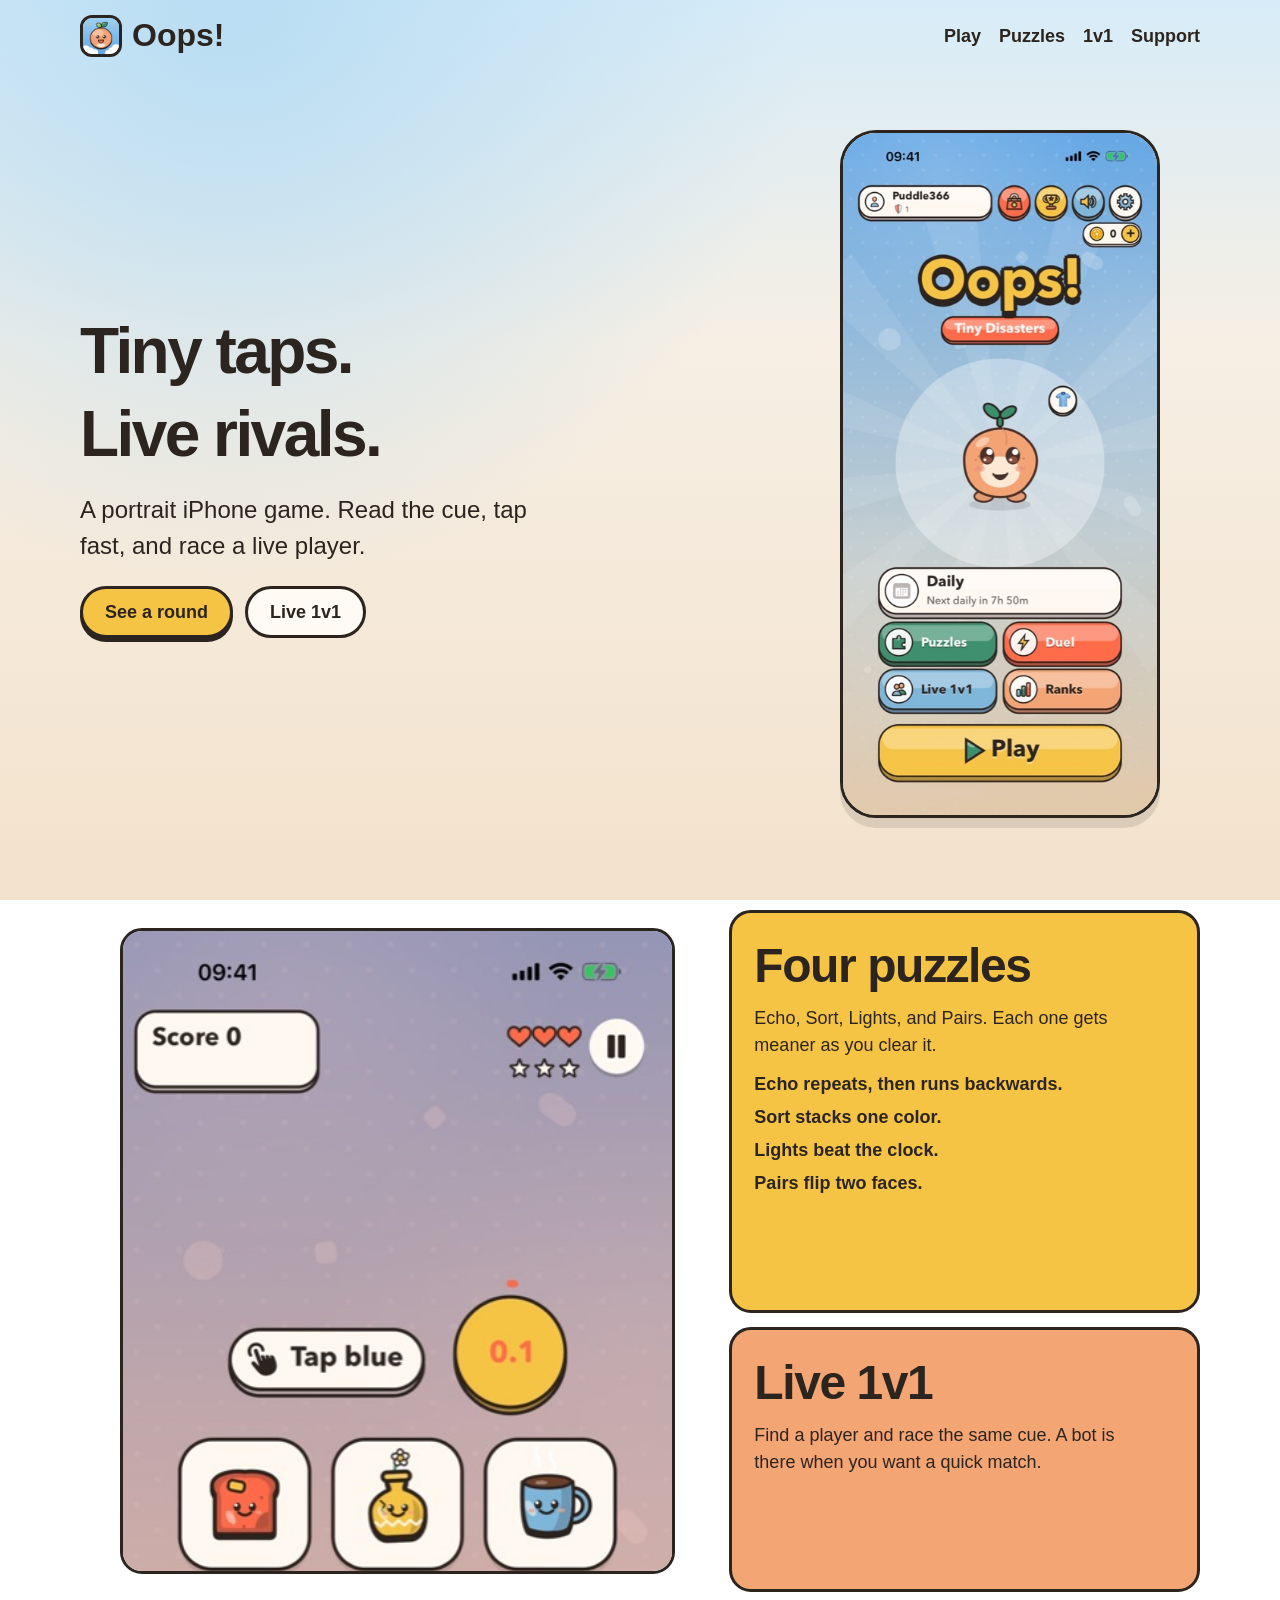
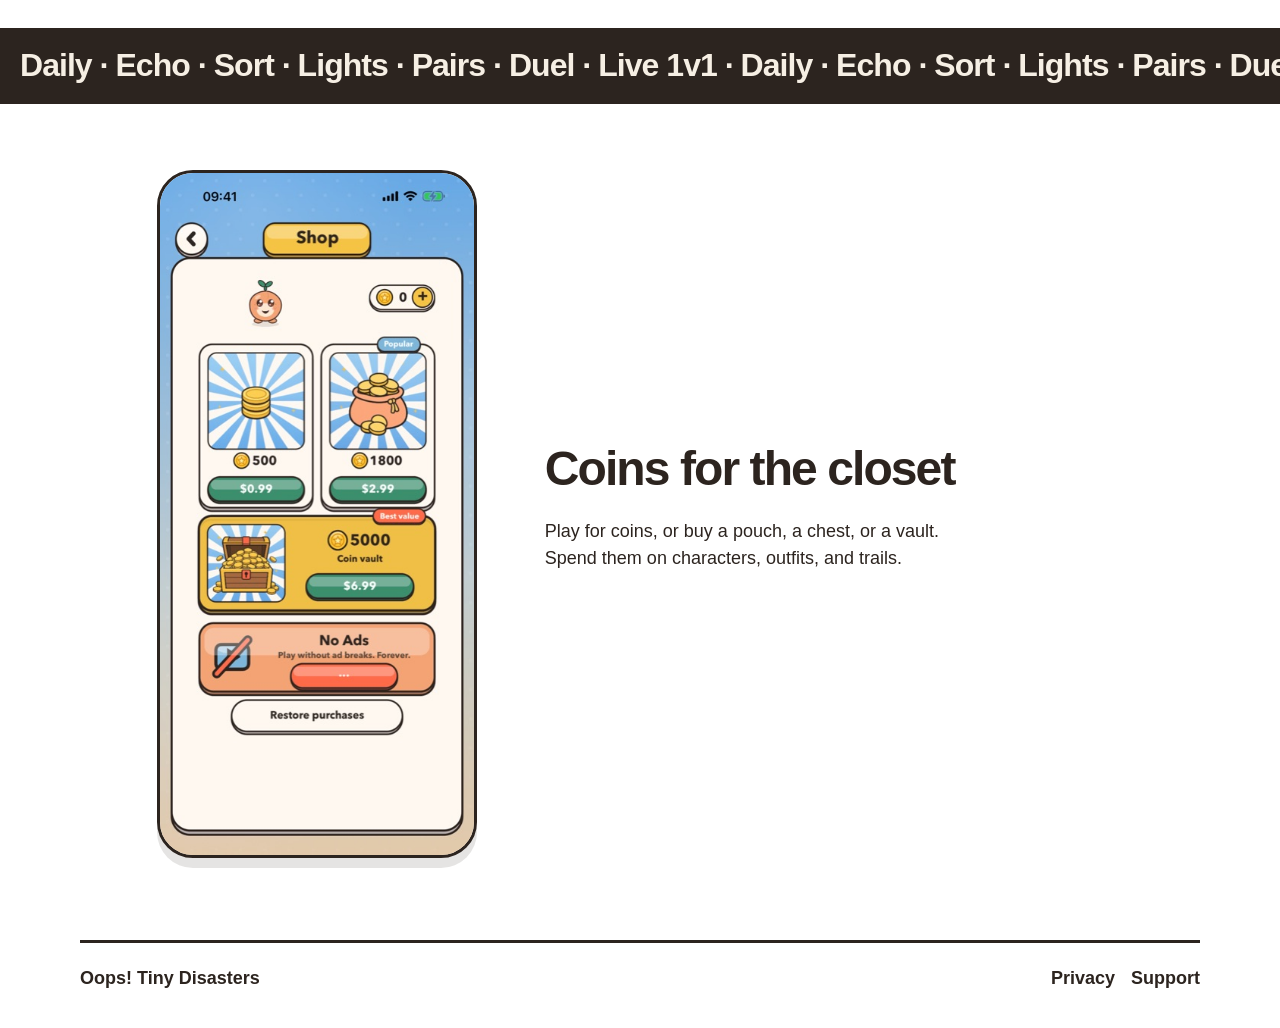
<file: index.html>
<!DOCTYPE html>
<html lang="en">
<head>
  <meta charset="utf-8">
  <meta name="viewport" content="width=device-width, initial-scale=1">
  <title>Oops! Tiny Disasters</title>
  <meta name="description" content="A portrait iPhone game. Read the cue, tap fast, and race a live player.">
  <link rel="icon" href="img/icon.png">
  <style>
    body { font-size: 18px; line-height: 1.5; color: #2c241f; }
    .brand { font-size: 32px; line-height: 1.3; }
    h1 { font-size: 64px; line-height: 1.3; }
    .hero p { font-size: 24px; line-height: 1.5; }
    h2 { font-size: 48px; line-height: 1.3; }
    .ribbon p { font-size: 32px; line-height: 1.3; }
  </style>
  <link rel="stylesheet" href="styles.css">
</head>
<body>
  <a class="skip" href="#play">Skip to the game</a>
  <header class="wrap nav">
    <a class="brand" href="/"><img src="img/icon.png" alt="" width="42" height="42"><span><b>Oops!</b></span></a>
    <button class="nav-toggle" type="button" aria-expanded="false">Menu</button>
    <nav class="nav-links" aria-label="Pages">
      <a href="#play">Play</a>
      <a href="#puzzles">Puzzles</a>
      <a href="#live">1v1</a>
      <a href="/support">Support</a>
    </nav>
  </header>

  <main>
    <section class="wrap hero">
      <div>
        <h1>Tiny taps.<br>Live rivals.</h1>
        <p>A portrait iPhone game. Read the cue, tap fast, and race a live player.</p>
        <div class="cta-row">
          <a class="btn" href="#play">See a round</a>
          <a class="btn ghost" href="#live">Live 1v1</a>
        </div>
      </div>
      <figure class="phone">
        <img src="img/menu.jpg" alt="The Oops! Tiny Disasters home screen, with Play, Daily, Puzzles, and Duel.">
      </figure>
    </section>

    <section class="wrap bento" id="play">
      <figure class="tile shot">
        <img src="img/play.jpg" alt="A round in progress, with the cue above the choices.">
      </figure>
      <article class="tile butter" id="puzzles">
        <h2>Four puzzles</h2>
        <p>Echo, Sort, Lights, and Pairs. Each one gets meaner as you clear it.</p>
        <ul>
          <li>Echo repeats, then runs backwards.</li>
          <li>Sort stacks one color.</li>
          <li>Lights beat the clock.</li>
          <li>Pairs flip two faces.</li>
        </ul>
      </article>
      <article class="tile peach" id="live">
        <h2>Live 1v1</h2>
        <p>Find a player and race the same cue. A bot is there when you want a quick match.</p>
      </article>
    </section>

    <div class="ribbon" aria-hidden="true">
      <p>Daily · Echo · Sort · Lights · Pairs · Duel · Live 1v1 · Daily · Echo · Sort · Lights · Pairs · Duel · Live 1v1</p>
    </div>

    <section class="wrap shop">
      <figure class="phone">
        <img src="img/shop.jpg" alt="The coin shop, with the 500, 1800, and 5000 coin packs.">
      </figure>
      <div>
        <h2>Coins for the closet</h2>
        <p>Play for coins, or buy a pouch, a chest, or a vault. Spend them on characters, outfits, and trails.</p>
      </div>
    </section>
  </main>

  <footer class="wrap foot">
    <span>Oops! Tiny Disasters</span>
    <nav aria-label="Legal">
      <a href="/privacy">Privacy</a>
      <a href="/support">Support</a>
    </nav>
  </footer>
  <script>
    const toggle = document.querySelector(".nav-toggle");
    const links = document.querySelector(".nav-links");
    toggle.addEventListener("click", () => {
      const open = links.classList.toggle("open");
      toggle.setAttribute("aria-expanded", open ? "true" : "false");
    });
  </script>
</body>
</html>
</file>
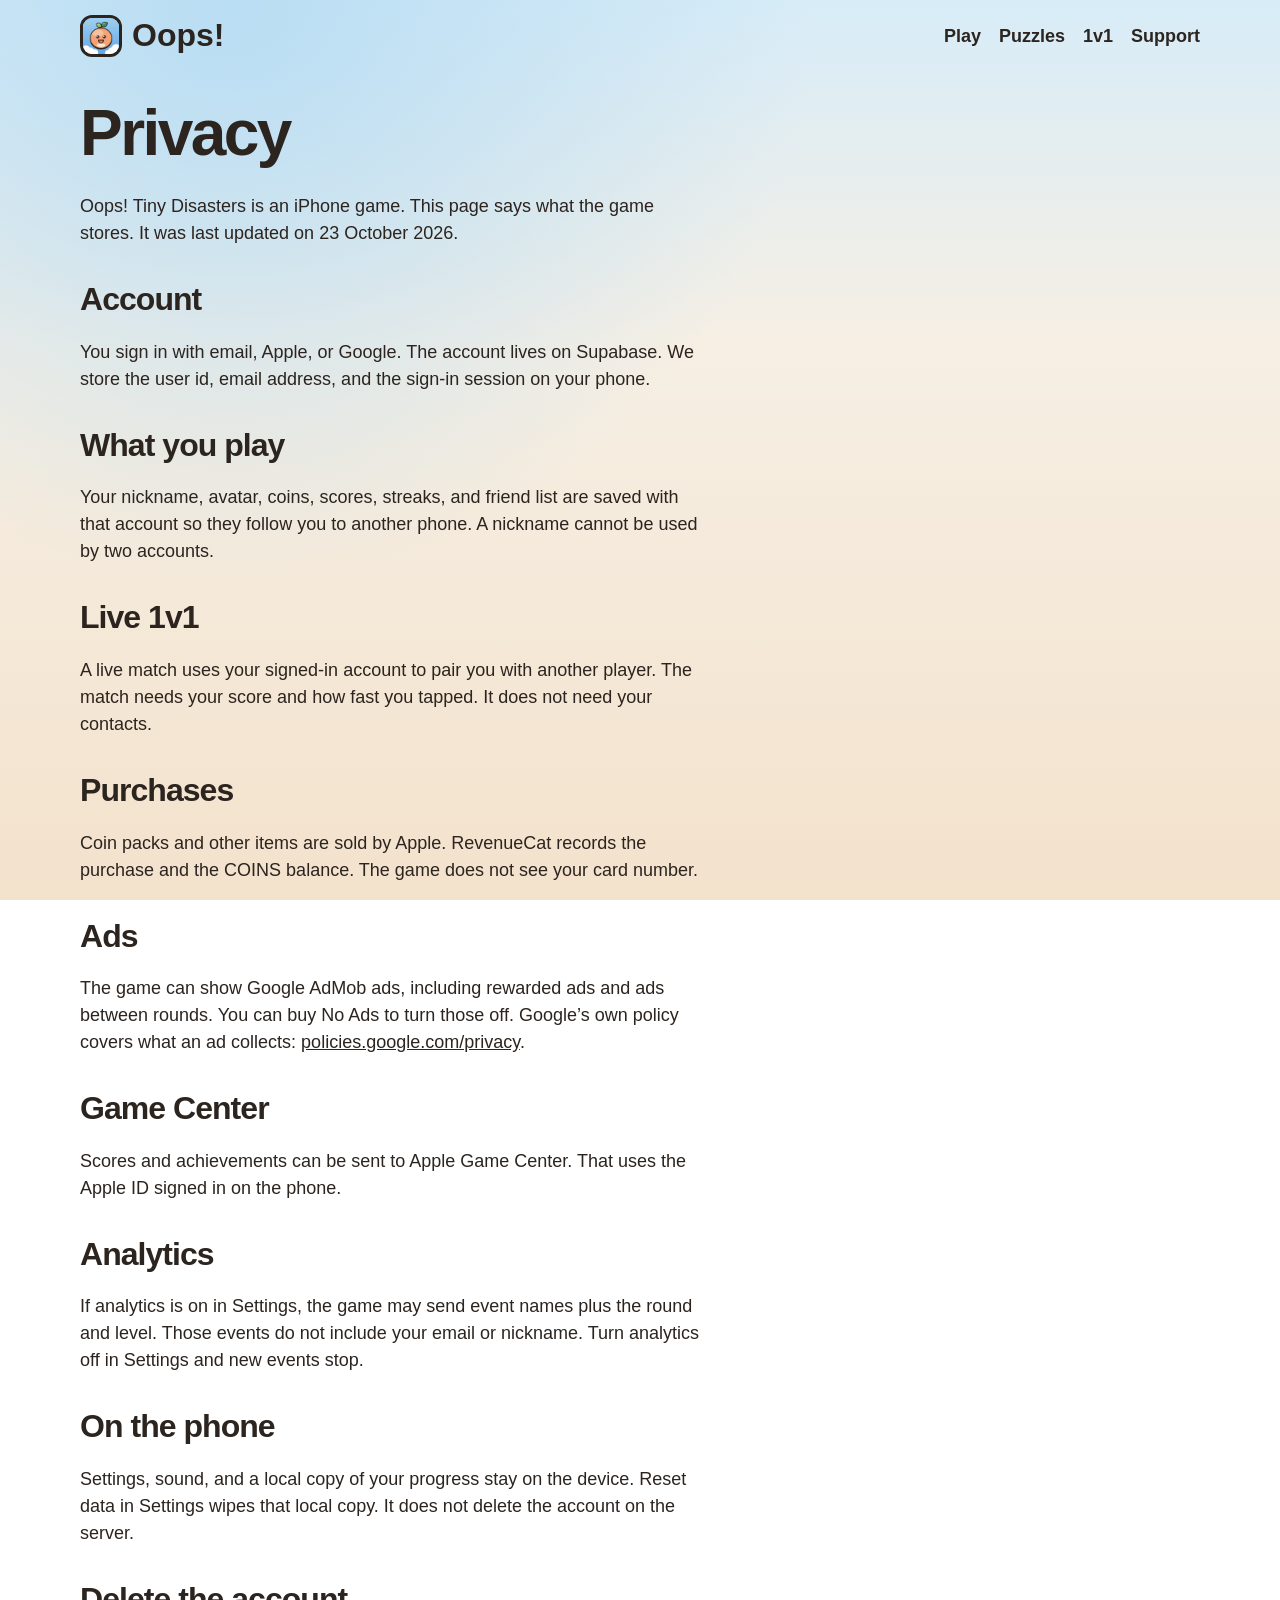
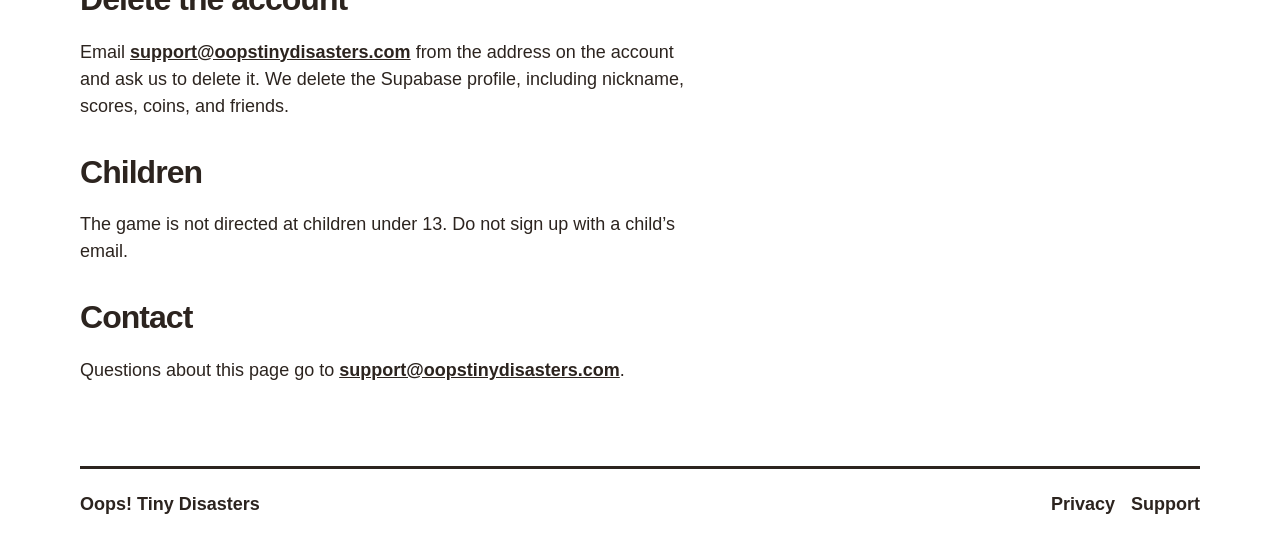
<file: privacy/index.html>
<!DOCTYPE html>
<html lang="en">
<head>
  <meta charset="utf-8">
  <meta name="viewport" content="width=device-width, initial-scale=1">
  <title>Privacy · Oops! Tiny Disasters</title>
  <meta name="description" content="What Oops! Tiny Disasters stores, and how to delete an account.">
  <link rel="icon" href="../img/icon.png">
  <style>
    body { font-size: 18px; line-height: 1.5; color: #2c241f; }
    .brand { font-size: 32px; line-height: 1.3; }
    h1 { font-size: 64px; line-height: 1.3; }
    h2 { font-size: 32px; line-height: 1.3; }
  </style>
  <link rel="stylesheet" href="../styles.css">
</head>
<body>
  <header class="wrap nav">
    <a class="brand" href="/"><img src="../img/icon.png" alt="" width="42" height="42"><span><b>Oops!</b></span></a>
    <button class="nav-toggle" type="button" aria-expanded="false">Menu</button>
    <nav class="nav-links" aria-label="Pages">
      <a href="/#play">Play</a>
      <a href="/#puzzles">Puzzles</a>
      <a href="/#live">1v1</a>
      <a href="/support">Support</a>
    </nav>
  </header>
  <main class="wrap page">
    <h1>Privacy</h1>
    <p>Oops! Tiny Disasters is an iPhone game. This page says what the game stores. It was last updated on 23 October 2026.</p>

    <h2>Account</h2>
    <p>You sign in with email, Apple, or Google. The account lives on Supabase. We store the user id, email address, and the sign-in session on your phone.</p>

    <h2>What you play</h2>
    <p>Your nickname, avatar, coins, scores, streaks, and friend list are saved with that account so they follow you to another phone. A nickname cannot be used by two accounts.</p>

    <h2>Live 1v1</h2>
    <p>A live match uses your signed-in account to pair you with another player. The match needs your score and how fast you tapped. It does not need your contacts.</p>

    <h2>Purchases</h2>
    <p>Coin packs and other items are sold by Apple. RevenueCat records the purchase and the COINS balance. The game does not see your card number.</p>

    <h2>Ads</h2>
    <p>The game can show Google AdMob ads, including rewarded ads and ads between rounds. You can buy No Ads to turn those off. Google’s own policy covers what an ad collects: <a href="https://policies.google.com/privacy">policies.google.com/privacy</a>.</p>

    <h2>Game Center</h2>
    <p>Scores and achievements can be sent to Apple Game Center. That uses the Apple ID signed in on the phone.</p>

    <h2>Analytics</h2>
    <p>If analytics is on in Settings, the game may send event names plus the round and level. Those events do not include your email or nickname. Turn analytics off in Settings and new events stop.</p>

    <h2>On the phone</h2>
    <p>Settings, sound, and a local copy of your progress stay on the device. Reset data in Settings wipes that local copy. It does not delete the account on the server.</p>

    <h2>Delete the account</h2>
    <p>Email <a class="mail" href="mailto:support@oopstinydisasters.com">support@oopstinydisasters.com</a> from the address on the account and ask us to delete it. We delete the Supabase profile, including nickname, scores, coins, and friends.</p>

    <h2>Children</h2>
    <p>The game is not directed at children under 13. Do not sign up with a child’s email.</p>

    <h2>Contact</h2>
    <p>Questions about this page go to <a class="mail" href="mailto:support@oopstinydisasters.com">support@oopstinydisasters.com</a>.</p>
  </main>
  <footer class="wrap foot">
    <span>Oops! Tiny Disasters</span>
    <nav aria-label="Legal">
      <a href="/privacy">Privacy</a>
      <a href="/support">Support</a>
    </nav>
  </footer>
  <script>
    const toggle = document.querySelector(".nav-toggle");
    const links = document.querySelector(".nav-links");
    toggle.addEventListener("click", () => {
      const open = links.classList.toggle("open");
      toggle.setAttribute("aria-expanded", open ? "true" : "false");
    });
  </script>
</body>
</html>
</file>
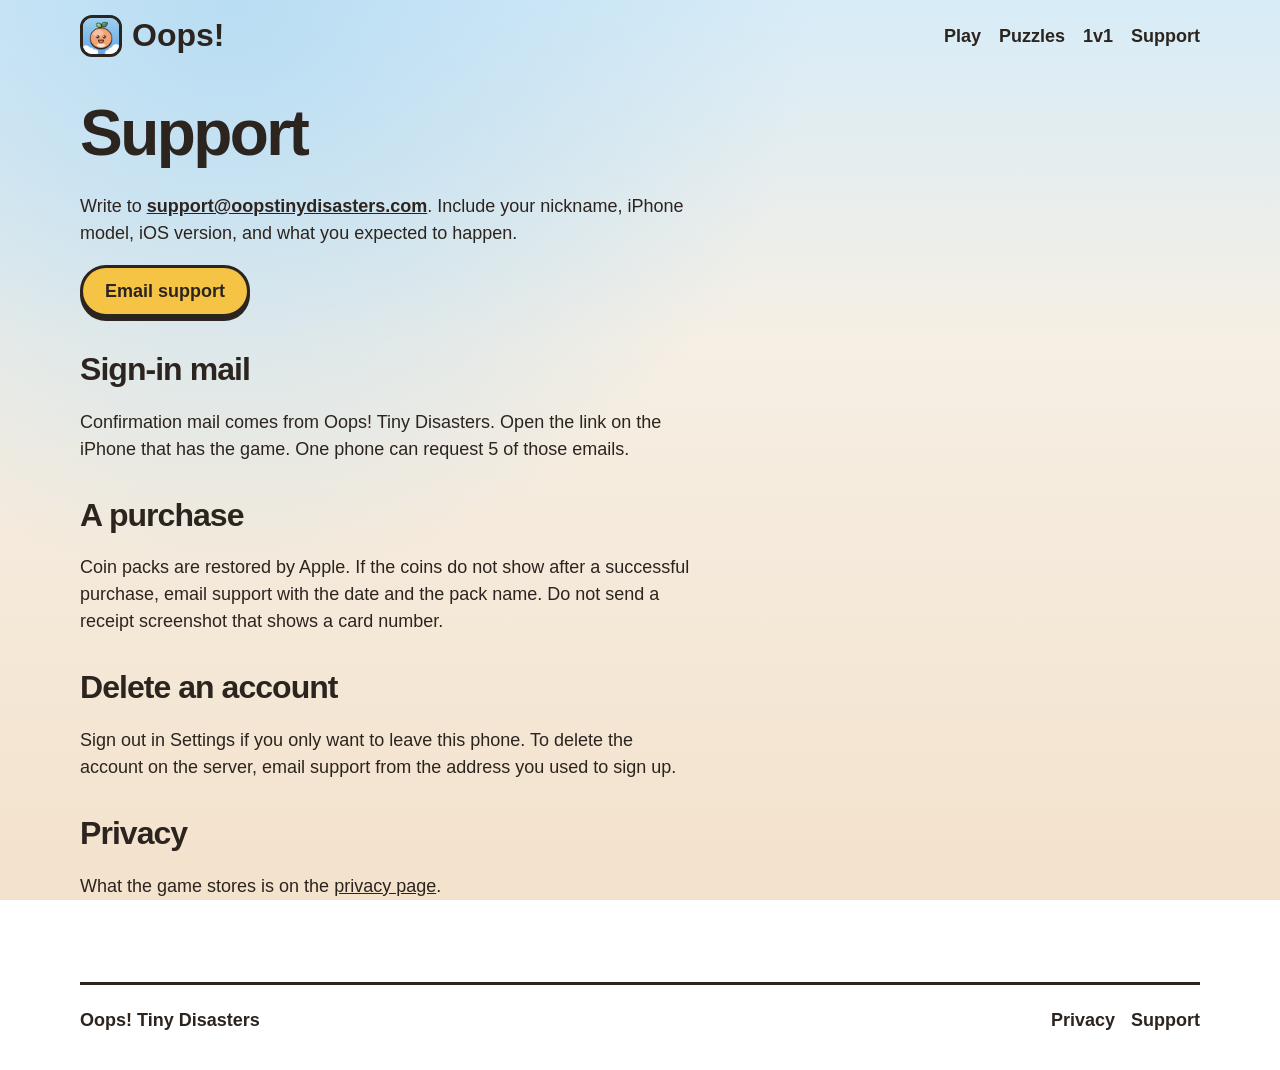
<file: support/index.html>
<!DOCTYPE html>
<html lang="en">
<head>
  <meta charset="utf-8">
  <meta name="viewport" content="width=device-width, initial-scale=1">
  <title>Support · Oops! Tiny Disasters</title>
  <meta name="description" content="Help for Oops! Tiny Disasters. Write to support@oopstinydisasters.com.">
  <link rel="icon" href="../img/icon.png">
  <style>
    body { font-size: 18px; line-height: 1.5; color: #2c241f; }
    .brand { font-size: 32px; line-height: 1.3; }
    h1 { font-size: 64px; line-height: 1.3; }
    h2 { font-size: 32px; line-height: 1.3; }
  </style>
  <link rel="stylesheet" href="../styles.css">
</head>
<body>
  <header class="wrap nav">
    <a class="brand" href="/"><img src="../img/icon.png" alt="" width="42" height="42"><span><b>Oops!</b></span></a>
    <button class="nav-toggle" type="button" aria-expanded="false">Menu</button>
    <nav class="nav-links" aria-label="Pages">
      <a href="/#play">Play</a>
      <a href="/#puzzles">Puzzles</a>
      <a href="/#live">1v1</a>
      <a href="/support">Support</a>
    </nav>
  </header>
  <main class="wrap page">
    <h1>Support</h1>
    <p>Write to <a class="mail" href="mailto:support@oopstinydisasters.com">support@oopstinydisasters.com</a>. Include your nickname, iPhone model, iOS version, and what you expected to happen.</p>
    <p><a class="btn" href="mailto:support@oopstinydisasters.com">Email support</a></p>

    <h2>Sign-in mail</h2>
    <p>Confirmation mail comes from Oops! Tiny Disasters. Open the link on the iPhone that has the game. One phone can request 5 of those emails.</p>

    <h2>A purchase</h2>
    <p>Coin packs are restored by Apple. If the coins do not show after a successful purchase, email support with the date and the pack name. Do not send a receipt screenshot that shows a card number.</p>

    <h2>Delete an account</h2>
    <p>Sign out in Settings if you only want to leave this phone. To delete the account on the server, email support from the address you used to sign up.</p>

    <h2>Privacy</h2>
    <p>What the game stores is on the <a href="/privacy">privacy page</a>.</p>
  </main>
  <footer class="wrap foot">
    <span>Oops! Tiny Disasters</span>
    <nav aria-label="Legal">
      <a href="/privacy">Privacy</a>
      <a href="/support">Support</a>
    </nav>
  </footer>
  <script>
    const toggle = document.querySelector(".nav-toggle");
    const links = document.querySelector(".nav-links");
    toggle.addEventListener("click", () => {
      const open = links.classList.toggle("open");
      toggle.setAttribute("aria-expanded", open ? "true" : "false");
    });
  </script>
</body>
</html>
</file>
<file: styles.css>
:root {
  --cream: #f6efe4;
  --ink: #2c241f;
  --coral: #ff6b4a;
  --leaf: #3d8f6e;
  --butter: #f6c445;
  --peach: #f4a574;
  --sky: #7eb6d9;
  --card: #fffaf3;
  --line: 3px;
  --radius: 22px;
  --shadow: 0 10px 0 rgb(44 36 31 / 12%);
  --font: "Avenir Next", "Trebuchet MS", "Segoe UI", sans-serif;
}

* { box-sizing: border-box; }
html { scroll-behavior: smooth; }
body {
  margin: 0;
  font-family: var(--font);
  color: var(--ink);
  background:
    radial-gradient(circle at 18% 0%, #b9ddf3 0, transparent 42%),
    linear-gradient(#d7ecf8 0%, var(--cream) 38%, #f3e2cc 100%);
  background-attachment: fixed;
  font-size: 18px;
  line-height: 1.5;
}
img { max-width: 100%; display: block; }
a { color: inherit; }

.skip {
  position: absolute;
  left: 12px;
  top: -80px;
  background: var(--butter);
  border: var(--line) solid var(--ink);
  border-radius: 999px;
  padding: 8px 14px;
  z-index: 5;
}
.skip:focus { top: 12px; }

.wrap {
  width: min(1120px, calc(100% - 32px));
  margin: 0 auto;
}

.nav {
  position: relative;
  height: 72px;
  display: flex;
  align-items: center;
  justify-content: space-between;
  gap: 16px;
}
.brand {
  display: flex;
  align-items: center;
  gap: 10px;
  text-decoration: none;
  font-weight: 800;
  font-size: 32px;
}
.brand img {
  width: 42px;
  height: 42px;
  border-radius: 12px;
  border: var(--line) solid var(--ink);
}
.brand b { color: var(--ink); }
.nav-links {
  display: flex;
  align-items: center;
  gap: 18px;
  font-weight: 700;
}
.nav-links a { text-decoration: none; }
.nav-toggle { display: none; }

.btn {
  display: inline-flex;
  align-items: center;
  justify-content: center;
  min-height: 52px;
  padding: 0 22px;
  border-radius: 999px;
  border: var(--line) solid var(--ink);
  background: var(--butter);
  color: var(--ink);
  font: inherit;
  font-weight: 800;
  text-decoration: none;
  box-shadow: 0 4px 0 var(--ink);
  white-space: nowrap;
}
.btn:active { transform: translateY(2px); box-shadow: 0 2px 0 var(--ink); }
.btn.coral { background: var(--coral); }
.btn.ghost { background: var(--card); box-shadow: none; }

.hero {
  min-height: calc(100dvh - 72px);
  display: grid;
  grid-template-columns: 1.15fr 0.85fr;
  gap: 28px;
  align-items: center;
  padding: 4px 0 28px;
}
.hero h1 {
  margin: 0;
  font-size: 64px;
  line-height: 1.3;
  letter-spacing: -0.04em;
  max-width: 14ch;
}
.hero p {
  max-width: 36ch;
  font-size: 24px;
  margin: 16px 0 22px;
}
.cta-row { display: flex; flex-wrap: wrap; gap: 12px; }

.phone {
  justify-self: end;
  width: min(320px, 100%);
  border: var(--line) solid var(--ink);
  border-radius: 36px;
  overflow: hidden;
  background: var(--card);
  box-shadow: var(--shadow);
}
.phone img { width: 100%; height: auto; }

.bento {
  display: grid;
  grid-template-columns: 1.35fr 1fr;
  grid-template-rows: auto auto;
  gap: 14px;
  padding: 10px 0 36px;
}
.tile {
  border: var(--line) solid var(--ink);
  border-radius: var(--radius);
  background: var(--card);
  overflow: hidden;
}
.tile.shot { grid-row: span 2; background: #d7ecf8; }
.tile.shot img { width: 100%; height: 100%; object-fit: cover; object-position: top; max-height: 640px; }
.tile.butter { background: var(--butter); padding: 22px; }
.tile.peach { background: var(--peach); padding: 22px; }
.tile h2 { margin: 0 0 8px; font-size: 48px; letter-spacing: -0.03em; line-height: 1.3; }
.tile p { margin: 0; max-width: 36ch; }
.tile ul { margin: 12px 0 0; padding: 0; list-style: none; font-weight: 800; }
.tile li + li { margin-top: 6px; }

.ribbon {
  border-block: var(--line) solid var(--ink);
  background: var(--ink);
  color: var(--cream);
  overflow: hidden;
  padding: 14px 20px;
}
.ribbon p {
  margin: 0;
  font-weight: 800;
  font-size: 32px;
  letter-spacing: -0.03em;
  white-space: nowrap;
}

.shop {
  display: grid;
  grid-template-columns: 0.8fr 1.2fr;
  gap: 28px;
  align-items: center;
  padding: 48px 0 64px;
}
.shop h2 {
  margin: 0 0 10px;
  font-size: 48px;
  letter-spacing: -0.04em;
  line-height: 1.3;
}
.shop p { max-width: 42ch; }

.foot {
  border-top: var(--line) solid var(--ink);
  padding: 22px 0 36px;
  display: flex;
  justify-content: space-between;
  gap: 12px;
  font-weight: 700;
}
.foot nav { display: flex; gap: 16px; }
.foot a { text-decoration: none; }

.page { padding: 12px 0 64px; }
.page h1 {
  font-size: 64px;
  letter-spacing: -0.04em;
  line-height: 1.3;
  margin: 8px 0 12px;
}
.page h2 { margin: 32px 0 8px; font-size: 32px; letter-spacing: -0.03em; line-height: 1.3; }
.page p, .page li { max-width: 62ch; }
.page a.mail { font-weight: 800; }

@media (max-width: 800px) {
  .nav-toggle {
    display: block;
    border: var(--line) solid var(--ink);
    background: var(--card);
    border-radius: 999px;
    font: inherit;
    font-weight: 800;
    padding: 8px 14px;
  }
  .nav-links {
    display: none;
    position: absolute;
    top: 72px;
    right: 16px;
    left: 16px;
    flex-direction: column;
    align-items: stretch;
    background: var(--card);
    border: var(--line) solid var(--ink);
    border-radius: var(--radius);
    padding: 12px;
    z-index: 4;
  }
  .nav-links.open { display: flex; }
  .hero, .bento, .shop { grid-template-columns: 1fr; }
  .hero { min-height: auto; padding-top: 8px; }
  .phone, .tile.shot { justify-self: center; }
  .tile.shot { grid-row: auto; }
  .tile.shot img { max-height: 520px; object-fit: contain; }
  .foot { flex-direction: column; }
}

@media (prefers-reduced-motion: reduce) {
  html { scroll-behavior: auto; }
}
</file>
